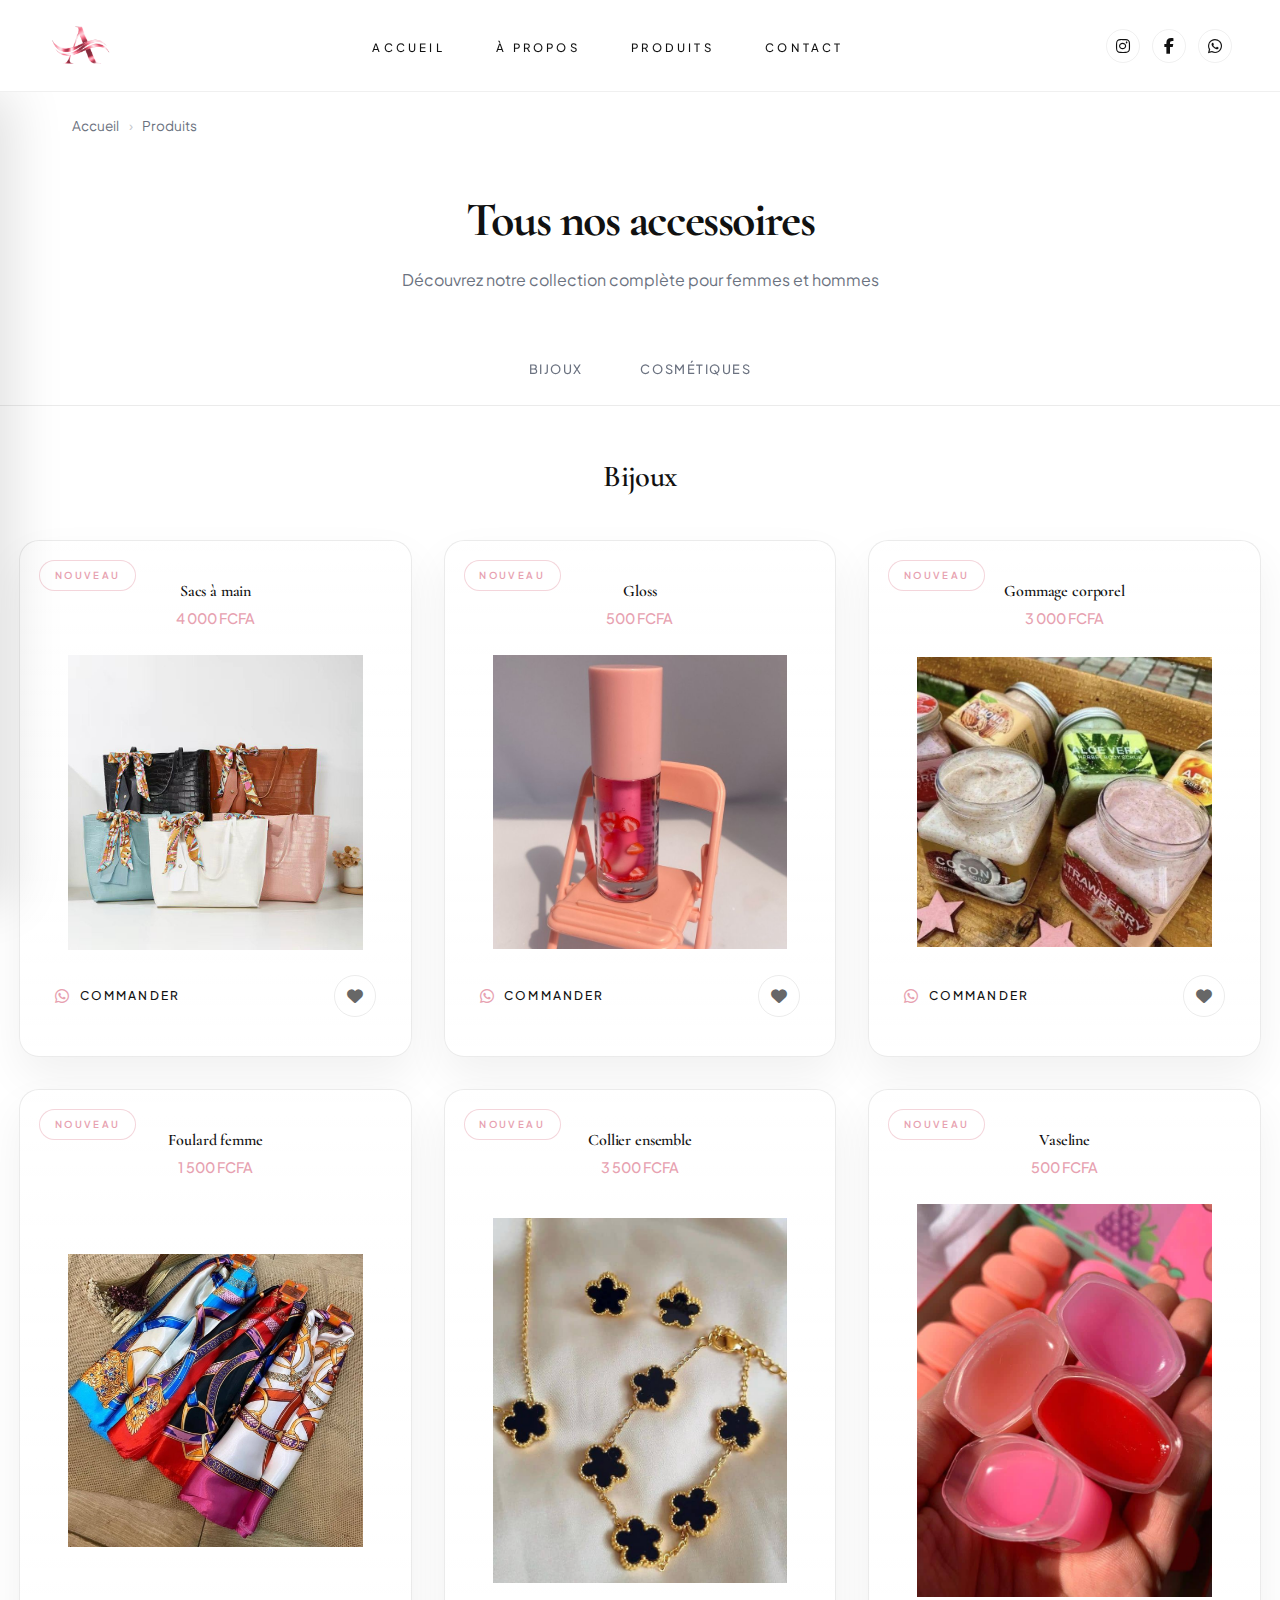
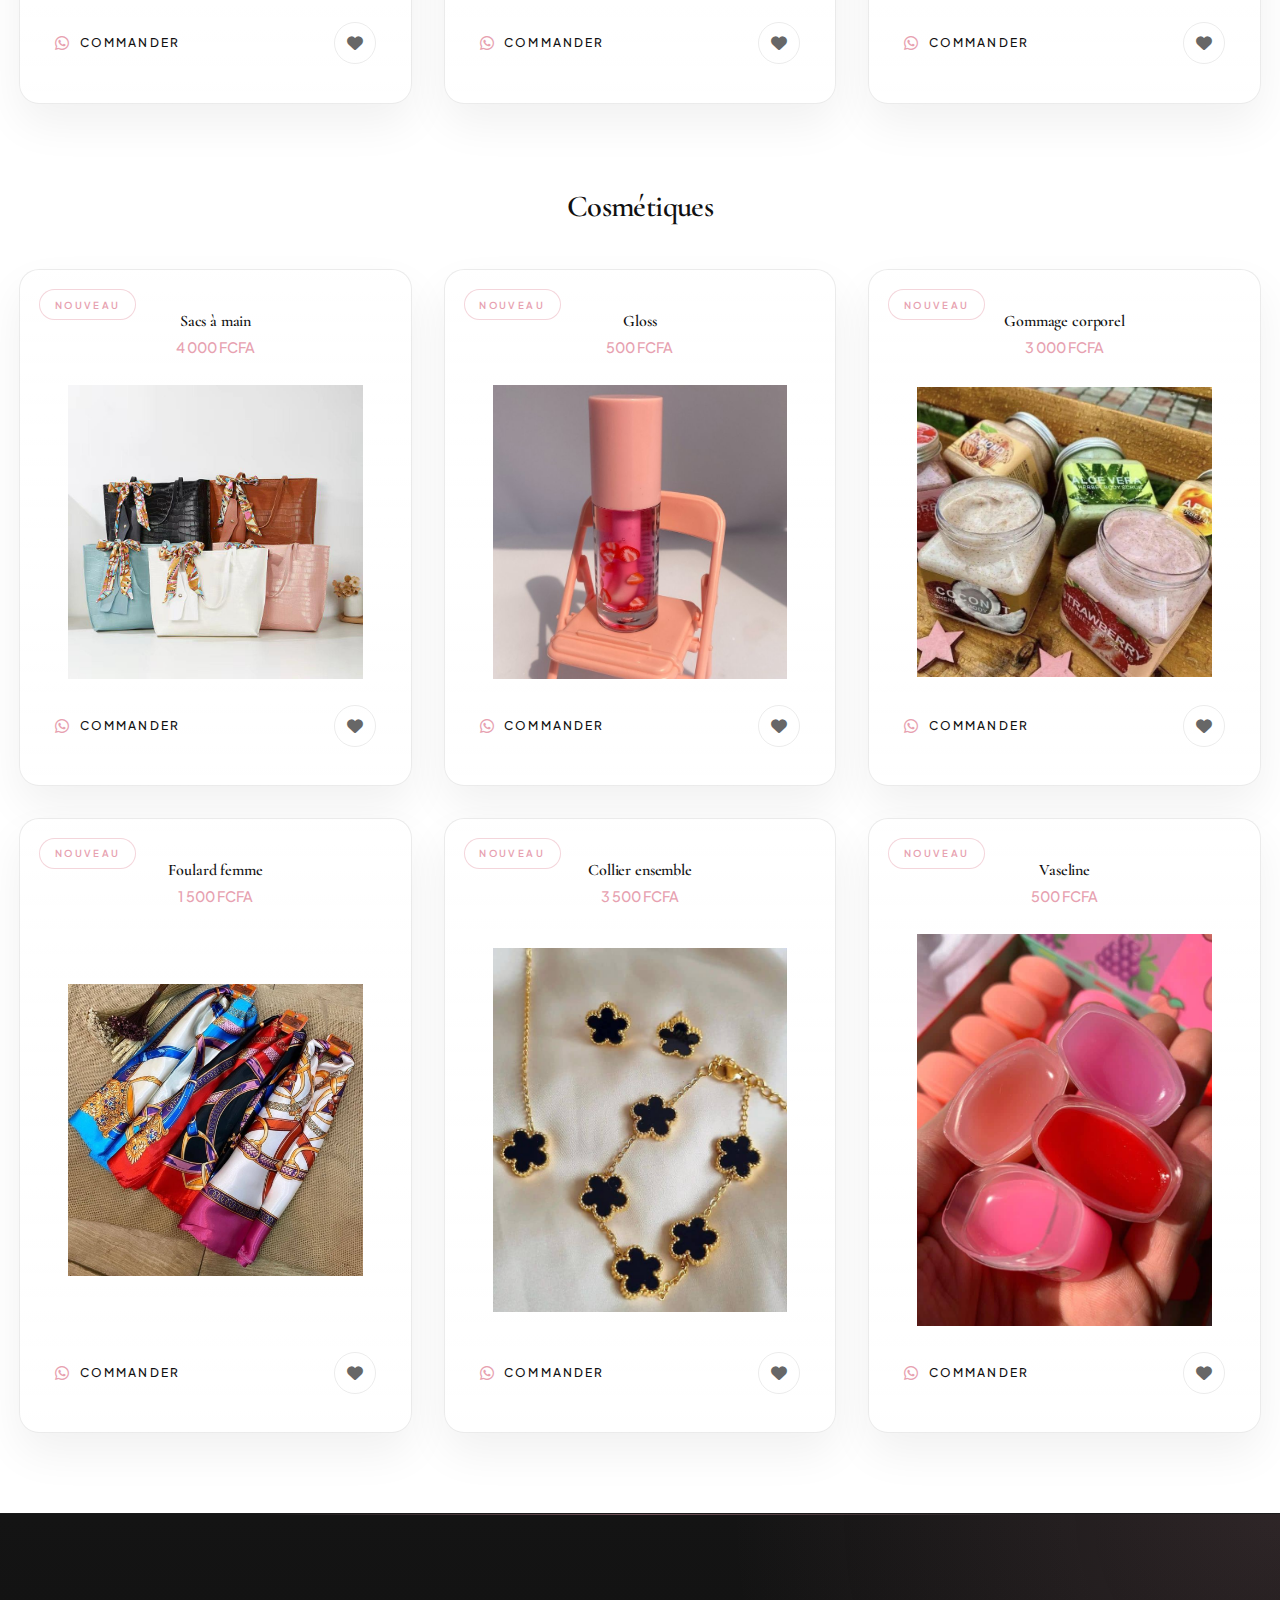
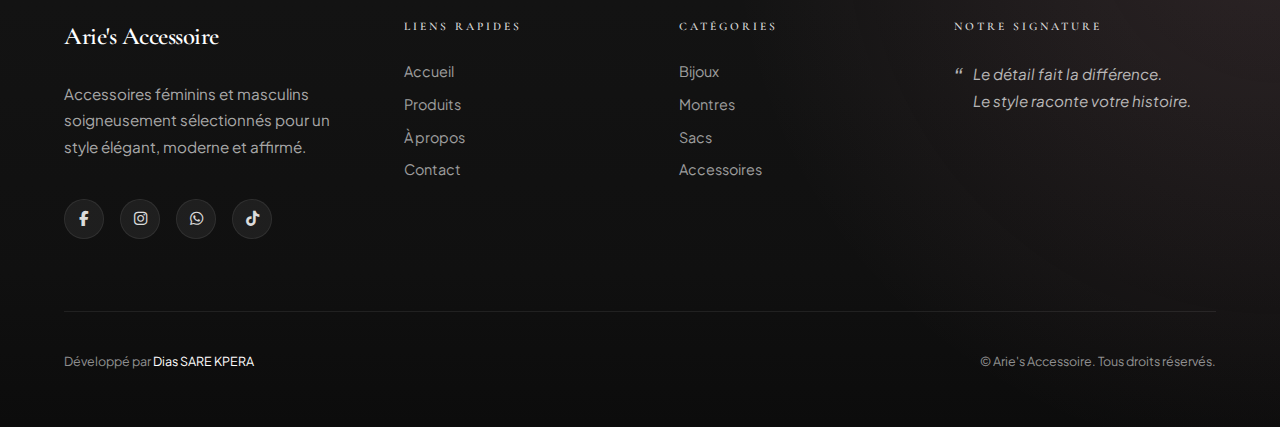
<file: pages/collection.html>
<!DOCTYPE html>
<html lang="fr">
<head>
    <meta charset="UTF-8">
    <meta name="viewport" content="width=device-width, initial-scale=1.0">
    <title>Arie's Accessoire | Tous les produits</title>
    <link rel="stylesheet" href="https://cdnjs.cloudflare.com/ajax/libs/font-awesome/6.4.0/css/all.min.css" integrity="sha512-..." crossorigin="anonymous" referrerpolicy="no-referrer" />
    <!-- ===== GOOGLE FONTS ===== -->
    <link rel="preconnect" href="https://fonts.googleapis.com">
    <link rel="preconnect" href="https://fonts.gstatic.com" crossorigin>
    <link href="https://fonts.googleapis.com/css2?family=Poppins:wght@300;400;500;600;700&display=swap" rel="stylesheet">
    
    <link rel="stylesheet" href="../css/collection/main.css">
</head>
<body>

    <!-- ======================================================
         HEADER / NAVIGATION
    ======================================================= -->
    <header class="hero-header">

        <!-- Logo -->
        <div class="hero-brand">
            <a href="/" class="brand-name" aria-label="Accueil Arie's Accessoire">
                <img src="../assets/loho-arie.png" alt="Arie's Accessoire" class="brand-img">
            </a>
        </div>

        <!-- Navigation desktop -->
        <nav class="hero-nav">
            <ul class="nav-list">
                <li><a href="/">Accueil</a></li>
                <li><a href="#about">À propos</a></li>
                <li><a href="#featured-products">Produits</a></li>
                <li><a href="#contact">Contact</a></li>
            </ul>
        </nav>

        <!-- Réseaux sociaux -->
        <div class="hero-socials">
            <a href="#"><i class="fa-brands fa-instagram"></i></a>
            <a href="#"><i class="fa-brands fa-facebook-f"></i></a>
            <a href="#"><i class="fa-brands fa-whatsapp"></i></a>
        </div>

        <!-- Burger menu -->
        <button class="burger-btn" aria-label="Ouvrir le menu">
            <span></span><span></span><span></span>
        </button>

    </header>

	<div class="menu-overlay"></div>

    <!-- Menu mobile -->
    <nav class="mobile-menu">
        <ul class="mobile-nav-list">
            <li><a href="/">Accueil</a></li>
            <li><a href="#about">À propos</a></li>
            <li><a href="#featured-products">Produits</a></li>
            <li><a href="#contact">Contact</a></li>
        </ul>
    </nav>

    <!-- ======================================================
         FIL D’ARIANE
    ======================================================= -->
    <div class="breadcrumb">
        Accueil <span>›</span> Produits
    </div>

    <!-- ======================================================
         TITRE PAGE
    ======================================================= -->
    <section class="page-title">
        <h1>Tous nos accessoires</h1>
        <p>Découvrez notre collection complète pour femmes et hommes</p>
    </section>

    <!-- ======================================================
         BARRE DE CATÉGORIES (STICKY)
    ======================================================= -->
    <div class="categories-bar">
        <button data-target="bijoux">Bijoux</button>
        <button data-target="cosmetiques">Cosmétiques</button>
    </div>

    <!-- ======================================================
         SECTIONS PRODUITS
    ======================================================= -->
    <main>

        <!-- BIJOUX -->
        <section id="bijoux" class="product-section">
            <h2>Bijoux</h2>
            <div class="products-grid">
				<!-- Card 1 -->
				<article
					class="product-card"
					role="listitem"
					aria-labelledby="product-1-title"
					data-name="Sacs à main"
					data-image="https://arieaccessoires.onrender.com/assets/products/pd1.jpeg"
					data-price="4000"
				>
					<span class="product-badge">Nouveau</span>

					<header class="product-card-header">
						<h3 class="product-name" id="product-1-title">Sacs à main</h3>
						<span class="product-price">4&nbsp;000&nbsp;FCFA</span>
					</header>

					<div class="product-image-wrapper">
						<img src="../assets/products/pd1.jpeg" alt="Sacs à main élégants" loading="lazy">
					</div>

					<footer class="product-card-footer">
						<a href="" class="product-whatsapp">
							<i class="fa-brands fa-whatsapp"></i>
							Commander
						</a>
						<button class="product-action" aria-label="Ajouter aux favoris">
							<i class="fa-solid fa-heart"></i>
						</button>
					</footer>
				</article>

				<!-- Card 2 -->
				<article
					class="product-card"
					role="listitem"
					aria-labelledby="product-2-title"
					data-name="Gloss"
					data-image="https://arieaccessoires.onrender.com/assets/products/pd2.jpeg"
					data-price="500"
				>
					<span class="product-badge">Nouveau</span>

					<header class="product-card-header">
						<h3 class="product-name" id="product-2-title">Gloss</h3>
						<span class="product-price">500&nbsp;FCFA</span>
					</header>

					<div class="product-image-wrapper">
						<img src="../assets/products/pd2.jpeg" alt="Gloss pour lèvres" loading="lazy">
					</div>

					<footer class="product-card-footer">
						<a href="#" class="product-whatsapp">
							<i class="fa-brands fa-whatsapp"></i>
							Commander
						</a>
						<button class="product-action" aria-label="Ajouter aux favoris">
							<i class="fa-solid fa-heart"></i>
						</button>
					</footer>
				</article>

				<!-- Card 3 -->
				<article
					class="product-card"
					role="listitem"
					aria-labelledby="product-3-title"
					data-name="Gommage corporel"
					data-image="https://arieaccessoires.onrender.com/assets/products/pd3.jpeg"
					data-price="3000"
				>
					<span class="product-badge">Nouveau</span>

					<header class="product-card-header">
						<h3 class="product-name" id="product-3-title">Gommage corporel</h3>
						<span class="product-price">3&nbsp;000&nbsp;FCFA</span>
					</header>

					<div class="product-image-wrapper">
						<img src="../assets/products/pd3.jpeg" alt="Gommage corporel" loading="lazy">
					</div>

					<footer class="product-card-footer">
						<a href="#" class="product-whatsapp">
							<i class="fa-brands fa-whatsapp"></i>
							Commander
						</a>
						<button class="product-action" aria-label="Ajouter aux favoris">
							<i class="fa-solid fa-heart"></i>
						</button>
					</footer>
				</article>

				<!-- Card 4 -->
				<article
					class="product-card"
					role="listitem"
					aria-labelledby="product-4-title"
					data-name="Foulard femme"
					data-image="https://arieaccessoires.onrender.com/assets/products/pd4.jpeg"
					data-price="1500"
				>
					<span class="product-badge">Nouveau</span>

					<header class="product-card-header">
						<h3 class="product-name" id="product-4-title">Foulard femme</h3>
						<span class="product-price">1&nbsp;500&nbsp;FCFA</span>
					</header>

					<div class="product-image-wrapper">
						<img src="../assets/products/pd4.jpeg" alt="Foulard pour femme" loading="lazy">
					</div>

					<footer class="product-card-footer">
						<a href="#" class="product-whatsapp">
							<i class="fa-brands fa-whatsapp"></i>
							Commander
						</a>
						<button class="product-action" aria-label="Ajouter aux favoris">
							<i class="fa-solid fa-heart"></i>
						</button>
					</footer>
				</article>

				<!-- Card 5 -->
				<article
					class="product-card"
					role="listitem"
					aria-labelledby="product-5-title"
					data-name="Collier ensemble"
					data-image="https://arieaccessoires.onrender.com/assets/products/pd5.jpeg"
					data-price="3500"
				>
					<span class="product-badge">Nouveau</span>

					<header class="product-card-header">
						<h3 class="product-name" id="product-5-title">Collier ensemble</h3>
						<span class="product-price">3&nbsp;500&nbsp;FCFA</span>
					</header>

					<div class="product-image-wrapper">
						<img src="../assets/products/pd5.jpeg" alt="Ensemble de colliers" loading="lazy">
					</div>

					<footer class="product-card-footer">
						<a href="#" class="product-whatsapp">
							<i class="fa-brands fa-whatsapp"></i>
							Commander
						</a>
						<button class="product-action" aria-label="Ajouter aux favoris">
							<i class="fa-solid fa-heart"></i>
						</button>
					</footer>
				</article>

				<!-- Card 6 -->
				<article
					class="product-card"
					role="listitem"
					aria-labelledby="product-6-title"
					data-name="Vaseline"
					data-image="https://arieaccessoires.onrender.com/assets/products/pd6.jpeg"
					data-price="500"
				>
					<span class="product-badge">Nouveau</span>

					<header class="product-card-header">
						<h3 class="product-name" id="product-6-title">Vaseline</h3>
						<span class="product-price">500&nbsp;FCFA</span>
					</header>

					<div class="product-image-wrapper">
						<img src="../assets/products/pd6.jpeg" alt="Vaseline cosmétique" loading="lazy">
					</div>

					<footer class="product-card-footer">
						<a href="#" class="product-whatsapp">
							<i class="fa-brands fa-whatsapp"></i>
							Commander
						</a>
						<button class="product-action" aria-label="Ajouter aux favoris">
							<i class="fa-solid fa-heart"></i>
						</button>
					</footer>
				</article>
            </div>
        </section>

        <!-- COSMÉTIQUES -->
        <section id="cosmetiques" class="product-section">
            <h2>Cosmétiques</h2>
            <div class="products-grid">
				<!-- Card 1 -->
				<article
					class="product-card"
					role="listitem"
					aria-labelledby="product-1-title"
					data-name="Sacs à main"
					data-image="https://arieaccessoires.onrender.com/assets/products/pd1.jpeg"
					data-price="4000"
				>
					<span class="product-badge">Nouveau</span>

					<header class="product-card-header">
						<h3 class="product-name" id="product-1-title">Sacs à main</h3>
						<span class="product-price">4&nbsp;000&nbsp;FCFA</span>
					</header>

					<div class="product-image-wrapper">
						<img src="../assets/products/pd1.jpeg" alt="Sacs à main élégants" loading="lazy">
					</div>

					<footer class="product-card-footer">
						<a href="" class="product-whatsapp">
							<i class="fa-brands fa-whatsapp"></i>
							Commander
						</a>
						<button class="product-action" aria-label="Ajouter aux favoris">
							<i class="fa-solid fa-heart"></i>
						</button>
					</footer>
				</article>

				<!-- Card 2 -->
				<article
					class="product-card"
					role="listitem"
					aria-labelledby="product-2-title"
					data-name="Gloss"
					data-image="https://arieaccessoires.onrender.com/assets/products/pd2.jpeg"
					data-price="500"
				>
					<span class="product-badge">Nouveau</span>

					<header class="product-card-header">
						<h3 class="product-name" id="product-2-title">Gloss</h3>
						<span class="product-price">500&nbsp;FCFA</span>
					</header>

					<div class="product-image-wrapper">
						<img src="../assets/products/pd2.jpeg" alt="Gloss pour lèvres" loading="lazy">
					</div>

					<footer class="product-card-footer">
						<a href="#" class="product-whatsapp">
							<i class="fa-brands fa-whatsapp"></i>
							Commander
						</a>
						<button class="product-action" aria-label="Ajouter aux favoris">
							<i class="fa-solid fa-heart"></i>
						</button>
					</footer>
				</article>

				<!-- Card 3 -->
				<article
					class="product-card"
					role="listitem"
					aria-labelledby="product-3-title"
					data-name="Gommage corporel"
					data-image="https://arieaccessoires.onrender.com/assets/products/pd3.jpeg"
					data-price="3000"
				>
					<span class="product-badge">Nouveau</span>

					<header class="product-card-header">
						<h3 class="product-name" id="product-3-title">Gommage corporel</h3>
						<span class="product-price">3&nbsp;000&nbsp;FCFA</span>
					</header>

					<div class="product-image-wrapper">
						<img src="../assets/products/pd3.jpeg" alt="Gommage corporel" loading="lazy">
					</div>

					<footer class="product-card-footer">
						<a href="#" class="product-whatsapp">
							<i class="fa-brands fa-whatsapp"></i>
							Commander
						</a>
						<button class="product-action" aria-label="Ajouter aux favoris">
							<i class="fa-solid fa-heart"></i>
						</button>
					</footer>
				</article>

				<!-- Card 4 -->
				<article
					class="product-card"
					role="listitem"
					aria-labelledby="product-4-title"
					data-name="Foulard femme"
					data-image="https://arieaccessoires.onrender.com/assets/products/pd4.jpeg"
					data-price="1500"
				>
					<span class="product-badge">Nouveau</span>

					<header class="product-card-header">
						<h3 class="product-name" id="product-4-title">Foulard femme</h3>
						<span class="product-price">1&nbsp;500&nbsp;FCFA</span>
					</header>

					<div class="product-image-wrapper">
						<img src="../assets/products/pd4.jpeg" alt="Foulard pour femme" loading="lazy">
					</div>

					<footer class="product-card-footer">
						<a href="#" class="product-whatsapp">
							<i class="fa-brands fa-whatsapp"></i>
							Commander
						</a>
						<button class="product-action" aria-label="Ajouter aux favoris">
							<i class="fa-solid fa-heart"></i>
						</button>
					</footer>
				</article>

				<!-- Card 5 -->
				<article
					class="product-card"
					role="listitem"
					aria-labelledby="product-5-title"
					data-name="Collier ensemble"
					data-image="https://arieaccessoires.onrender.com/assets/products/pd5.jpeg"
					data-price="3500"
				>
					<span class="product-badge">Nouveau</span>

					<header class="product-card-header">
						<h3 class="product-name" id="product-5-title">Collier ensemble</h3>
						<span class="product-price">3&nbsp;500&nbsp;FCFA</span>
					</header>

					<div class="product-image-wrapper">
						<img src="../assets/products/pd5.jpeg" alt="Ensemble de colliers" loading="lazy">
					</div>

					<footer class="product-card-footer">
						<a href="#" class="product-whatsapp">
							<i class="fa-brands fa-whatsapp"></i>
							Commander
						</a>
						<button class="product-action" aria-label="Ajouter aux favoris">
							<i class="fa-solid fa-heart"></i>
						</button>
					</footer>
				</article>

				<!-- Card 6 -->
				<article
					class="product-card"
					role="listitem"
					aria-labelledby="product-6-title"
					data-name="Vaseline"
					data-image="https://arieaccessoires.onrender.com/assets/products/pd6.jpeg"
					data-price="500"
				>
					<span class="product-badge">Nouveau</span>

					<header class="product-card-header">
						<h3 class="product-name" id="product-6-title">Vaseline</h3>
						<span class="product-price">500&nbsp;FCFA</span>
					</header>

					<div class="product-image-wrapper">
						<img src="../assets/products/pd6.jpeg" alt="Vaseline cosmétique" loading="lazy">
					</div>

					<footer class="product-card-footer">
						<a href="#" class="product-whatsapp">
							<i class="fa-brands fa-whatsapp"></i>
							Commander
						</a>
						<button class="product-action" aria-label="Ajouter aux favoris">
							<i class="fa-solid fa-heart"></i>
						</button>
					</footer>
				</article>
            </div>
        </section>

    </main>

    <!-- ===== SITE FOOTER ===== -->
    <footer class="site-footer" role="contentinfo">

        <!-- ===== FOOTER TOP ===== -->
        <div class="footer-top">
    
            <!-- Column 1 : Brand -->
            <div class="footer-column footer-brand">
        
                <h3 class="footer-logo">
                    Arie's Accessoire
                </h3>
        
                <p class="footer-description">
                    Accessoires féminins et masculins soigneusement sélectionnés
                    pour un style élégant, moderne et affirmé.
                </p>
        
                <nav class="footer-socials" aria-label="Réseaux sociaux">
                    <a href="#" aria-label="Facebook">
                        <i class="fa-brands fa-facebook-f" aria-hidden="true"></i>
                    </a>
                    <a href="#" aria-label="Instagram">
                        <i class="fa-brands fa-instagram" aria-hidden="true"></i>
                    </a>
                    <a href="https://wa.me/22954959597" target="_blank" aria-label="WhatsApp">
                        <i class="fa-brands fa-whatsapp" aria-hidden="true"></i>
                    </a>
                    <a href="#" aria-label="TikTok">
                        <i class="fa-brands fa-tiktok" aria-hidden="true"></i>
                    </a>
                </nav>
        
            </div>
    
            <!-- Column 2 : Quick Links -->
            <div class="footer-column">
        
                <h4 class="footer-title">
                Liens rapides
                </h4>
        
                <nav aria-label="Navigation pied de page">
                <ul class="footer-links">
                    <li><a href="/">Accueil</a></li>
                    <li><a href="#featured-products">Produits</a></li>
                    <li><a href="#about">À propos</a></li>
                    <li><a href="#contact">Contact</a></li>
                </ul>
                </nav>
        
            </div>
    
            <!-- Column 3 : Categories -->
            <div class="footer-column">
        
                <h4 class="footer-title">
                    Catégories
                </h4>
        
                <nav aria-label="Catégories de produits">
                    <ul class="footer-links">
                        <li>Bijoux</li>
                        <li>Montres</li>
                        <li>Sacs</li>
                        <li>Accessoires</li>
                    </ul>
                </nav>
        
            </div>
    
            <!-- Column 4 : Quote -->
            <div class="footer-column footer-quote">
        
                <h4 class="footer-title">
                    Notre signature
                </h4>
        
                <figure>
                    <blockquote>
                        <p>
                            Le détail fait la différence.<br>
                            Le style raconte votre histoire.
                        </p>
                    </blockquote>
                </figure>
        
            </div>
    
        </div>
    
        <!-- ===== FOOTER BOTTOM ===== -->
        <div class="footer-bottom">
    
            <p class="footer-copyright">
                &copy; <span id="year"></span> Arie's Accessoire.
                Tous droits réservés.
            </p>
        
            <p class="footer-credit">
                Développé par <a href="https://dskportfolio.onrender.com" target="_blank" style="color: #FFFFFF;">Dias SARE KPERA</a>
            </p>
    
        </div>
    
    </footer>

    <!-- ======================================================
         BOUTON RETOUR EN HAUT
    ======================================================= -->
    <button class="back-to-top">↑</button>

    <script src="../js/03-collection/burger.js"></script>
    <script src="../js/01-global/btn-top.js"></script>
    <script src="../js/01-global/wa-message.js"></script>
</body>
</html>
</file>
<file: css/collection/main.css>
/* RESET CSS */
@import url("../global/reset.css");

@import url("../global/top-btn.css");

/*================
   BASE
==================*/
@import url("./base.css");


/* ==========================================================
   MAIN CSS — PAGE PRODUITS
   Ce fichier centralise tous les styles spécifiques
   à la page "Produits"
========================================================== */


/* ===== 01. HEADER =====
   - Logo
   - Navigation principale
   - Menu responsive
*/
@import url(./01-header.css);


/* ===== 03. PRODUITS =====
   - Barre de catégories (sticky)
   - Sections : Bijoux, Montres, Sacs, Cosmétiques
   - Grilles de produits
*/
@import url("./03-products.css");


/* ===== 04. CITATION / MESSAGE =====
   - Texte inspirationnel
   - Bloc de mise en valeur (optionnel)
*/
@import url("./04-citation.css");


/* ===== 05. FOOTER =====
   - Liens
   - Infos légales
   - Réseaux sociaux
*/
@import url("./05-footer.css");
</file>
